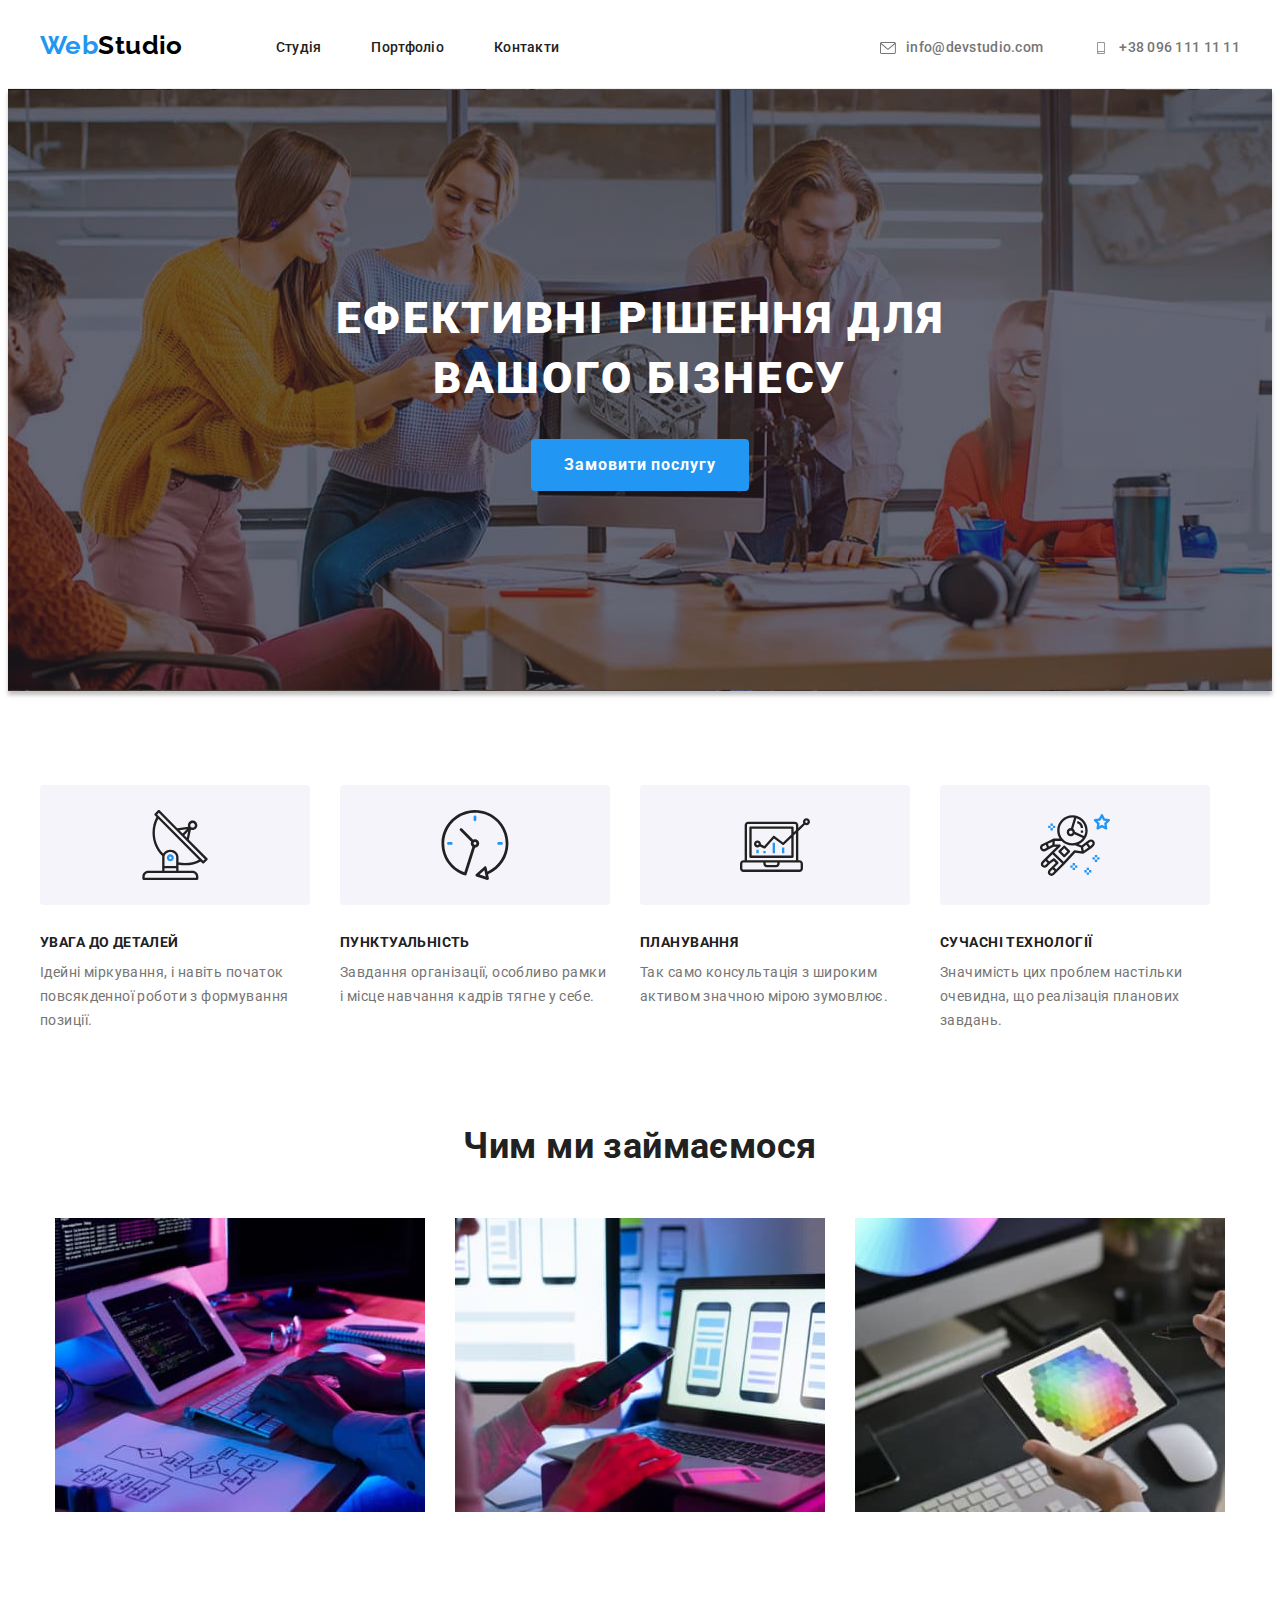
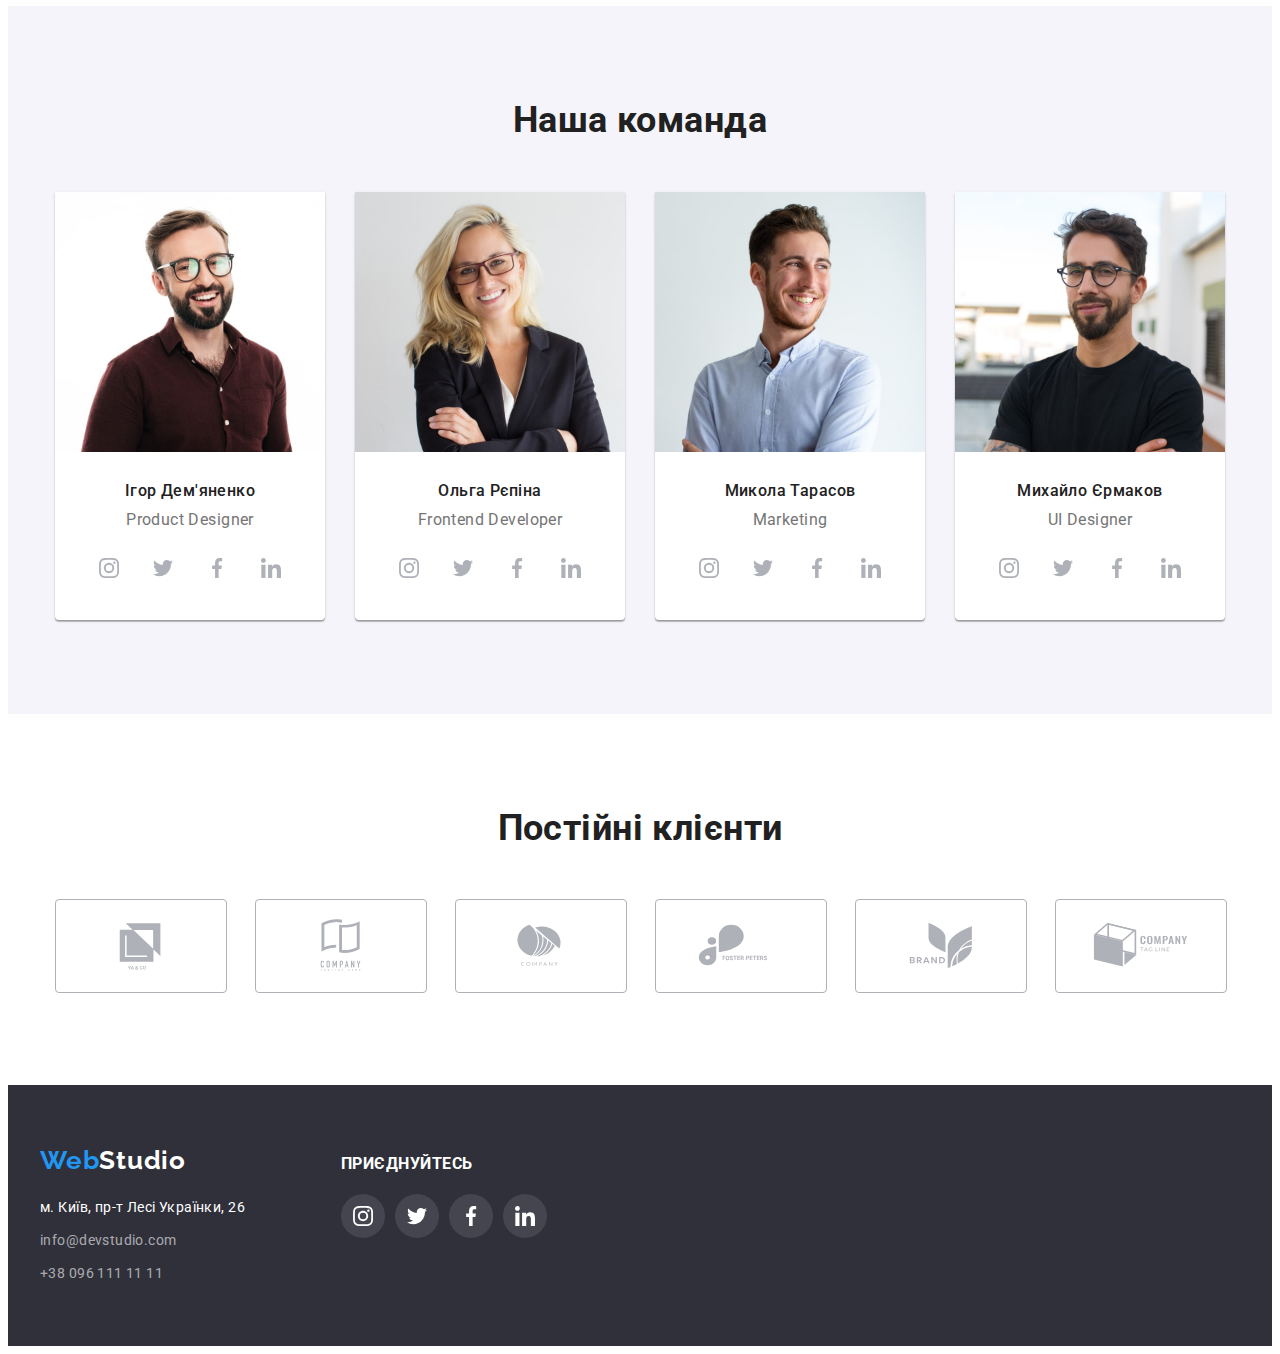
<file: index.html>
<!DOCTYPE html>
<html lang="uk">
  <head>
    <meta charset="UTF-8" />
    <meta http-equiv="X-UA-Compatible" content="IE=edge" />
    <meta name="viewport" content="width=device-width, initial-scale=1.0" />
    <title>WebStudio</title>
    <link
      rel="stylesheet"
      href="https://cdnjs.cloudflare.com/ajax/libs/modern-normalize/1.1.0/modern-normalize.min.css"
      integrity="sha512-wpPYUAdjBVSE4KJnH1VR1HeZfpl1ub8YT/NKx4PuQ5NmX2tKuGu6U/JRp5y+Y8XG2tV+wKQpNHVUX03MfMFn9Q=="
      crossorigin="anonymous"
      referrerpolicy="no-referrer"
    />
    <link href="css/styles.css" rel="stylesheet" />
    <link rel="preconnect" href="https://fonts.googleapis.com" />
    <link rel="preconnect" href="https://fonts.gstatic.com" crossorigin />
    <link
      href="https://fonts.googleapis.com/css2?family=Raleway:wght@700&family=Roboto:wght@400;500;700;900&display=swap"
      rel="stylesheet"
    />
  </head>

  <body>
    <header class="header">
      <div class="header-section container">
        <nav class="header-nav">
          <a href="./index.html" class="logo"
            ><span class="logo-web">Web</span>Studio</a
          >
          <ul class="header-list list">
            <li class="header-item">
              <a class="header-link link" href="./index.html">Студія</a>
            </li>
            <li class="header-item">
              <a class="header-link link" href="./portfolio.html">Портфоліо</a>
            </li>
            <li class="header-item">
              <a class="header-link link" href="">Контакти</a>
            </li>
          </ul>
        </nav>
        <ul class="header-contact-list list">
          <li class="header-contact-item">
            <a href="mailto:info@devstudio.com" class="mail-tel link">
              <svg class="header-contact-icon">
                <use href="./images/icons.svg#icon-envelope"></use></svg
              >info@devstudio.com</a
            >
          </li>
          <li class="header-contact-item">
            <a href="tel:+380961111111" class="mail-tel link"
              ><svg class="header-contact-icon">
                <use href="./images/icons.svg#icon-smartphone"></use></svg
              >+38 096 111 11 11</a
            >
          </li>
        </ul>
      </div>
    </header>

    <main>
      <section class="hero section">
        <div class="container">
          <h1 class="hero-title">Ефективні рішення для вашого бізнесу</h1>
          <button class="btn" type="button">Замовити послугу</button>
        </div>
      </section>

      <section class="advanteges-section section">
        <div class="advanteges container">
          <h2 class="visually-hidden">Наші переваги</h2>
          <ul class="advantages-list list">
            <li class="advantages-list-item">
              <div class="advanteges-icons">
                <svg class="advanteges-icon" style="width: 70px; height: 70px">
                  <use href="./images/icons.svg#icon-antenna"></use>
                </svg>
              </div>
              <h3 class="advantages-title">УВАГА ДО ДЕТАЛЕЙ</h3>
              <p class="advantages-text">
                Ідейні міркування, і навіть початок повсякденної роботи з
                формування позиції.
              </p>
            </li>
            <li class="advantages-list-item">
              <div class="advanteges-icons">
                <svg class="advanteges-icon" style="width: 70px; height: 70px">
                  <use href="./images/icons.svg#icon-clock"></use>
                </svg>
              </div>
              <h3 class="advantages-title">ПУНКТУАЛЬНІСТЬ</h3>
              <p class="advantages-text">
                Завдання організації, особливо рамки і місце навчання кадрів
                тягне у себе.
              </p>
            </li>
            <li class="advantages-list-item">
              <div class="advanteges-icons">
                <svg class="advanteges-icon" style="width: 70px; height: 70px">
                  <use href="./images/icons.svg#icon-desktop"></use>
                </svg>
              </div>
              <h3 class="advantages-title">ПЛАНУВАННЯ</h3>
              <p class="advantages-text">
                Так само консультація з широким активом значною мірою зумовлює.
              </p>
            </li>
            <li class="advantages-list-item">
              <div class="advanteges-icons">
                <svg class="advanteges-icon" style="width: 70px; height: 70px">
                  <use href="./images/icons.svg#icon-astronaut"></use>
                </svg>
              </div>
              <h3 class="advantages-title">СУЧАСНІ ТЕХНОЛОГІЇ</h3>
              <p class="advantages-text">
                Значимість цих проблем настільки очевидна, що реалізація
                планових завдань.
              </p>
            </li>
          </ul>
        </div>
      </section>

      <section class="section">
        <div class="container">
          <h2 class="section-title">Чим ми займаємося</h2>
          <ul class="busy-list list">
            <li>
              <img
                src="./images/box-1.jpg"
                width="370"
                alt="розробка застосунків"
              />
            </li>
            <li>
              <img
                src="./images/box-2.jpg"
                width="370"
                alt="розробка застосунків для смартфонів"
              />
            </li>
            <li><img src="./images/box-3.jpg" width="370" alt="дизайн" /></li>
          </ul>
        </div>
      </section>

      <section class="our-team section">
        <div class="container">
          <h2 class="title-our-team team-title">Наша команда</h2>
          <ul class="our-team-list list">
            <li class="team-list-item">
              <img
                src="./images/ygor.jpg"
                width="270"
                alt="photo Ігор Дем'яненко"
              />
              <div class="team-list-item-name-work">
                <h3 class="team-name">Ігор Дем'яненко</h3>
                <p class="team-position" lang="en">Product Designer</p>
                <ul class="list team-contacts">
                  <li class="team-item-logo">
                    <a
                      href="https://www.instagram.com/"
                      class="team-contact-link"
                    >
                      <svg class="team-icon">
                        <use href="./images/icons.svg#icon-instagram"></use>
                      </svg>
                    </a>
                  </li>
                  <li class="team-item-logo">
                    <a href="https://twitter.com/" class="team-contact-link">
                      <svg class="team-icon">
                        <use href="./images/icons.svg#icon-twitter"></use>
                      </svg>
                    </a>
                  </li>
                  <li class="team-item-logo">
                    <a
                      href="https://www.facebook.com/"
                      class="team-contact-link"
                    >
                      <svg class="team-icon">
                        <use href="./images/icons.svg#icon-facebook"></use>
                      </svg>
                    </a>
                  </li>
                  <li class="team-item-logo">
                    <a
                      href="https://www.linkedin.com/"
                      class="team-contact-link"
                    >
                      <svg class="team-icon">
                        <use href="./images/icons.svg#icon-linkedin"></use>
                      </svg>
                    </a>
                  </li>
                </ul>
              </div>
            </li>
            <li class="team-list-item">
              <img
                src="./images/olga.jpg"
                width="270"
                alt="photo Ольга Рєпіна"
              />
              <div class="team-list-item-name-work">
                <h3 class="team-name">Ольга Рєпіна</h3>
                <p class="team-position" lang="en">Frontend Developer</p>
                <ul class="list team-contacts">
                  <li class="team-item-logo">
                    <a
                      href="https://www.instagram.com/"
                      class="team-contact-link"
                    >
                      <svg class="team-icon">
                        <use href="./images/icons.svg#icon-instagram"></use>
                      </svg>
                    </a>
                  </li>
                  <li class="team-item-logo">
                    <a href="https://twitter.com/" class="team-contact-link">
                      <svg class="team-icon">
                        <use href="./images/icons.svg#icon-twitter"></use>
                      </svg>
                    </a>
                  </li>
                  <li class="team-item-logo">
                    <a
                      href="https://www.facebook.com/"
                      class="team-contact-link"
                    >
                      <svg class="team-icon">
                        <use href="./images/icons.svg#icon-facebook"></use>
                      </svg>
                    </a>
                  </li>
                  <li class="team-item-logo">
                    <a
                      href="https://www.linkedin.com/"
                      class="team-contact-link"
                    >
                      <svg class="team-icon">
                        <use href="./images/icons.svg#icon-linkedin"></use>
                      </svg>
                    </a>
                  </li>
                </ul>
              </div>
            </li>
            <li class="team-list-item">
              <img
                src="./images/mykola.jpg"
                width="270"
                alt="photo Микола Тарасов"
              />
              <div class="team-list-item-name-work">
                <h3 class="team-name">Микола Тарасов</h3>
                <p class="team-position" lang="en">Marketing</p>
                <ul class="list team-contacts">
                  <li class="team-item-logo">
                    <a
                      href="https://www.instagram.com/"
                      class="team-contact-link"
                    >
                      <svg class="team-icon">
                        <use href="./images/icons.svg#icon-instagram"></use>
                      </svg>
                    </a>
                  </li>
                  <li class="team-item-logo">
                    <a href="https://twitter.com/" class="team-contact-link">
                      <svg class="team-icon">
                        <use href="./images/icons.svg#icon-twitter"></use>
                      </svg>
                    </a>
                  </li>
                  <li class="team-item-logo">
                    <a
                      href="https://www.facebook.com/"
                      class="team-contact-link"
                    >
                      <svg class="team-icon">
                        <use href="./images/icons.svg#icon-facebook"></use>
                      </svg>
                    </a>
                  </li>
                  <li class="team-item-logo">
                    <a
                      href="https://www.linkedin.com/"
                      class="team-contact-link"
                    >
                      <svg class="team-icon">
                        <use href="./images/icons.svg#icon-linkedin"></use>
                      </svg>
                    </a>
                  </li>
                </ul>
              </div>
            </li>
            <li class="team-list-item">
              <img
                src="./images/myhaylo.jpg"
                width="270"
                alt="photo Михайло Єрмаков"
              />
              <div class="team-list-item-name-work">
                <h3 class="team-name">Михайло Єрмаков</h3>
                <p class="team-position" lang="en">UI Designer</p>
                <ul class="list team-contacts">
                  <li class="team-item-logo">
                    <a
                      href="https://www.instagram.com/"
                      class="team-contact-link"
                    >
                      <svg class="team-icon">
                        <use href="./images/icons.svg#icon-instagram"></use>
                      </svg>
                    </a>
                  </li>
                  <li class="team-item-logo">
                    <a href="https://twitter.com/" class="team-contact-link">
                      <svg class="team-icon">
                        <use href="./images/icons.svg#icon-twitter"></use>
                      </svg>
                    </a>
                  </li>
                  <li class="team-item-logo">
                    <a
                      href="https://www.facebook.com/"
                      class="team-contact-link"
                    >
                      <svg class="team-icon">
                        <use href="./images/icons.svg#icon-facebook"></use>
                      </svg>
                    </a>
                  </li>
                  <li class="team-item-logo">
                    <a
                      href="https://www.linkedin.com/"
                      class="team-contact-link"
                    >
                      <svg class="team-icon">
                        <use href="./images/icons.svg#icon-linkedin"></use>
                      </svg>
                    </a>
                  </li>
                </ul>
              </div>
            </li>
          </ul>
        </div>
      </section>
      <section class="section">
        <div class="container">
          <h2 class="section-title">Постійні клієнти</h2>
          <ul class="list client-list">
            <li class="client-item">
              <a href="#" class="client-link">
                <svg class="client-logo">
                  <use href="./images/icons.svg#icon-client-1"></use>
                </svg>
              </a>
            </li>
            <li class="client-item">
              <a href="#" class="client-link">
                <svg class="client-logo">
                  <use href="./images/icons.svg#icon-client-2"></use>
                </svg>
              </a>
            </li>
            <li class="client-item">
              <a href="#" class="client-link">
                <svg class="client-logo">
                  <use href="./images/icons.svg#icon-client-3"></use>
                </svg>
              </a>
            </li>
            <li class="client-item">
              <a href="#" class="client-link">
                <svg class="client-logo">
                  <use href="./images/icons.svg#icon-client-4"></use>
                </svg>
              </a>
            </li>
            <li class="client-item">
              <a href="#" class="client-link">
                <svg class="client-logo">
                  <use href="./images/icons.svg#icon-client-5"></use>
                </svg>
              </a>
            </li>
            <li class="client-item">
              <a href="#" class="client-link">
                <svg class="client-logo">
                  <use href="./images/icons.svg#icon-client-6"></use>
                </svg>
              </a>
            </li>
          </ul>
        </div>
      </section>
    </main>

    <footer class="style-footer">
      <div class="container footer-container">
        <div class="footer-flex">
          <div class="footer-contact-flex">
            <a class="logo-footer" href="./index.html"
              ><span class="logo-web">Web</span>Studio</a
            >
            <address class="footer-adress-contacts">
              <ul class="footer-contact-list list">
                <li class="footer-contact-item">
                  <a
                    class="addres-footer"
                    href="https://goo.gl/maps/UtjV7vfehUhtQX6XA"
                    target="_blank"
                    rel="noopener noreferrer nofollow"
                    >м. Київ, пр-т Лесі Українки, 26</a
                  >
                </li>
                <li class="footer-contact-item">
                  <a
                    class="mail-tel-footer link"
                    href="mailto:info@devstudio.com"
                    >info@devstudio.com</a
                  >
                </li>
                <li class="footer-contact-item">
                  <a class="mail-tel-footer link" href="tel:+380961111111"
                    >+38 096 111 11 11</a
                  >
                </li>
              </ul>
            </address>
          </div>
        </div>
        <div class="join-wrapper">
          <h3 class="join-tittle">приєднуйтесь</h3>
          <ul class="list footer-social-list">
            <li class="footer-social-container">
              <a class="footer-social-icon" href="">
                <svg class="footer-icon">
                  <use href="./images/icons.svg#icon-instagram"></use></svg
              ></a>
            </li>
            <li class="footer-social-container">
              <a
                class="footer-social-icon"
                href="https://twitter.com/"
                target="_blank"
              >
                <svg class="footer-icon">
                  <use href="./images/icons.svg#icon-twitter"></use></svg
              ></a>
            </li>
            <li class="footer-social-container">
              <a class="footer-social-icon" href="">
                <svg class="footer-icon">
                  <use href="./images/icons.svg#icon-facebook"></use></svg
              ></a>
            </li>
            <li class="footer-social-container">
              <a class="footer-social-icon" href="">
                <svg class="footer-icon">
                  <use href="./images/icons.svg#icon-linkedin"></use></svg
              ></a>
            </li>
          </ul>
        </div>
      </div>
    </footer>
  </body>
</html>
</file>
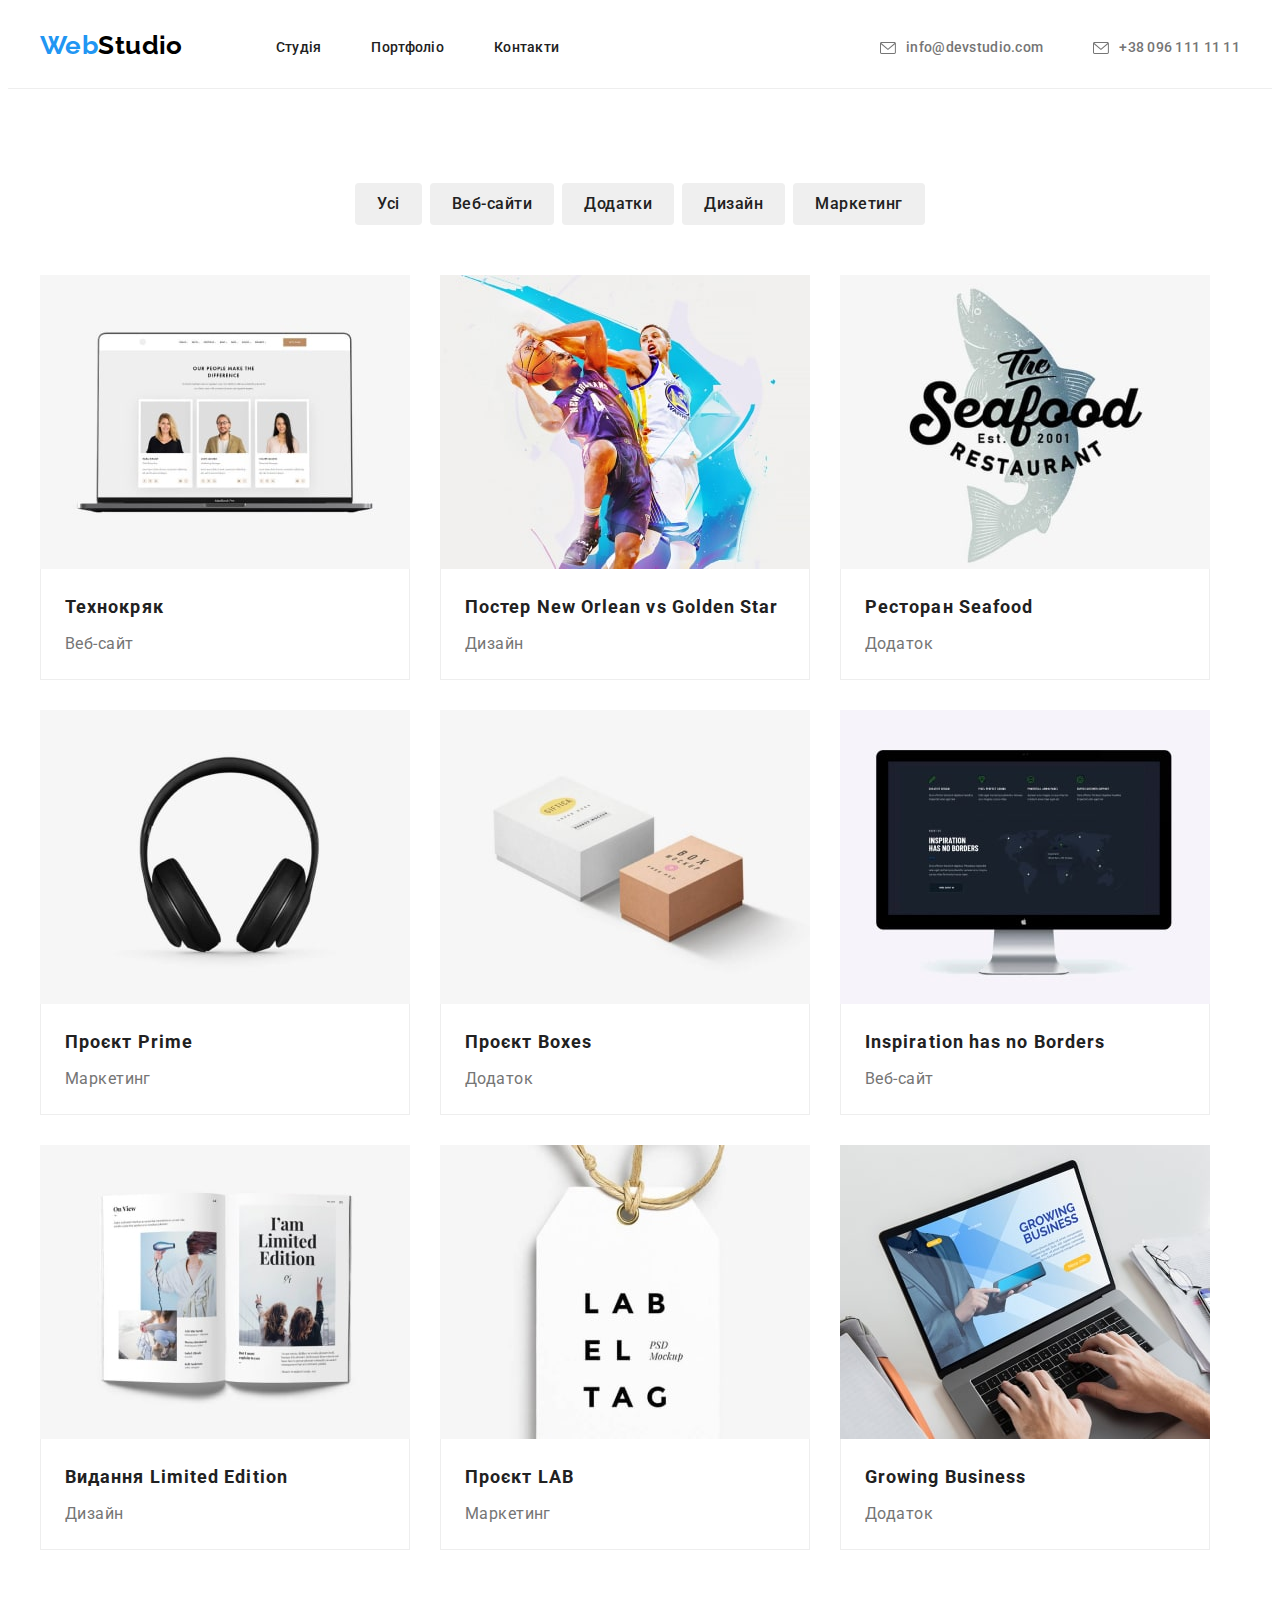
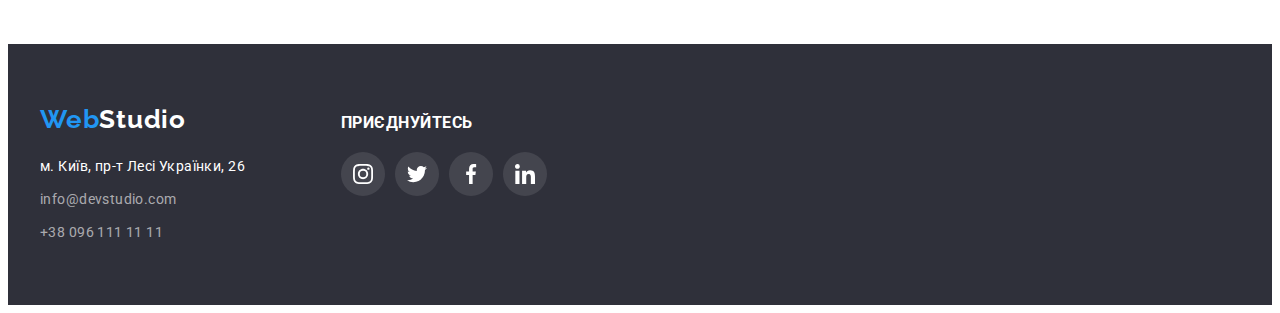
<file: portfolio.html>
<!DOCTYPE html>
<html lang="en">
  <head>
    <meta charset="UTF-8" />
    <meta http-equiv="X-UA-Compatible" content="IE=edge" />
    <meta name="viewport" content="width=device-width, initial-scale=1.0" />
    <title>WebStudio</title>
    <link
      rel="stylesheet"
      href="https://cdnjs.cloudflare.com/ajax/libs/modern-normalize/1.1.0/modern-normalize.min.css"
      integrity="sha512-wpPYUAdjBVSE4KJnH1VR1HeZfpl1ub8YT/NKx4PuQ5NmX2tKuGu6U/JRp5y+Y8XG2tV+wKQpNHVUX03MfMFn9Q=="
      crossorigin="anonymous"
      referrerpolicy="no-referrer"
    />
    <link href="css/styles.css" rel="stylesheet" />
    <link rel="preconnect" href="https://fonts.googleapis.com" />
    <link rel="preconnect" href="https://fonts.gstatic.com" crossorigin />
    <link
      href="https://fonts.googleapis.com/css2?family=Raleway:wght@700&family=Roboto:wght@400;500;700;900&display=swap"
      rel="stylesheet"
    />
  </head>

  <body>
    <header class="header">
      <div class="header-section container">
        <nav class="header-nav">
          <a href="./index.html" class="logo"
            ><span class="logo-web">Web</span>Studio</a
          >
          <ul class="header-list list">
            <li class="header-item">
              <a class="header-link link" href="./index.html">Студія</a>
            </li>
            <li class="header-item">
              <a class="header-link link" href="./portfolio.html">Портфоліо</a>
            </li>
            <li class="header-item">
              <a class="header-link link" href="">Контакти</a>
            </li>
          </ul>
        </nav>
        <ul class="header-contact-list list">
          <li class="header-contact-item">
            <a href="mailto:info@devstudio.com" class="mail-tel link">
              <svg class="header-contact-icon">
                <use href="./images/icons.svg#icon-envelope"></use></svg
              >info@devstudio.com</a
            >
          </li>
          <li class="header-contact-item">
            <a href="tel:+380961111111" class="mail-tel link"
              ><svg class="header-contact-icon">
                <use href="./images/icons.svg#icon-envelope"></use></svg
              >+38 096 111 11 11</a
            >
          </li>
        </ul>
      </div>
    </header>

    <main>
      <section class="section">
        <div class="container">
          <h1 class="visually-hidden">Наші роботи</h1>
          <ul class="list btn-list">
            <li><button class="btn-style" type="button">Усі</button></li>
            <li><button class="btn-style" type="button">Веб-сайти</button></li>
            <li><button class="btn-style" type="button">Додатки</button></li>
            <li><button class="btn-style" type="button">Дизайн</button></li>
            <li><button class="btn-style" type="button">Маркетинг</button></li>
          </ul>

          <ul class="list picters-list">
            <li class="item-of-job">
              <img
                class="img-of-job"
                src="./images/tehno.jpg"
                width="370"
                alt="photo tehno"
              />
              <div class="under-pict-border">
                <h2 class="project-title">Технокряк</h2>
                <p class="project-text">Веб-сайт</p>
              </div>
            </li>
            <li class="item-of-job">
              <img
                class="img-of-job"
                src="./images/poster.jpg"
                width="370"
                alt="photo poster"
              />
              <div class="under-pict-border">
                <h2 class="project-title">Постер New Orlean vs Golden Star</h2>
                <p class="project-text">Дизайн</p>
              </div>
            </li>
            <li class="item-of-job">
              <img
                class="img-of-job"
                src="./images/restaurant.jpg"
                width="370"
                alt="photo restaurant"
              />
              <div class="under-pict-border">
                <h2 class="project-title">Ресторан Seafood</h2>
                <p class="project-text">Додаток</p>
              </div>
            </li>
            <li class="item-of-job">
              <img
                class="img-of-job"
                src="./images/project-prime.jpg"
                width="370"
                alt="photo prime"
              />
              <div class="under-pict-border">
                <h2 class="project-title">Проєкт Prime</h2>
                <p class="project-text">Маркетинг</p>
              </div>
            </li>
            <li class="item-of-job">
              <img
                src="./images/project-boxes.jpg"
                width="370"
                alt="photo project boxes"
              />
              <div class="under-pict-border">
                <h2 class="project-title">Проєкт Boxes</h2>
                <p class="project-text">Додаток</p>
              </div>
            </li>
            <li class="item-of-job">
              <img
                src="./images/inspiration-has-no-borders.jpg"
                width="370"
                alt="photo inspiration has no borders"
              />
              <div class="under-pict-border">
                <h2 class="project-title">Inspiration has no Borders</h2>
                <p class="project-text">Веб-сайт</p>
              </div>
            </li>
            <li class="item-of-job">
              <img
                class="img-of-job"
                src="./images/limited-edition.jpg"
                width="370"
                alt="photo limited edition"
              />
              <div class="under-pict-border">
                <h2 class="project-title">Видання Limited Edition</h2>
                <p class="project-text">Дизайн</p>
              </div>
            </li>
            <li class="item-of-job">
              <img
                class="img-of-job"
                src="./images/lab.jpg"
                width="370"
                alt="photo lab"
              />
              <div class="under-pict-border">
                <h2 class="project-title">Проєкт LAB</h2>
                <p class="project-text">Маркетинг</p>
              </div>
            </li>
            <li class="item-of-job">
              <img
                class="img-of-job"
                src="./images/growing-business.jpg"
                width="370"
                alt="photo growing business"
              />
              <div class="under-pict-border">
                <h2 class="project-title">Growing Business</h2>
                <p class="project-text">Додаток</p>
              </div>
            </li>
          </ul>
        </div>
      </section>
    </main>

    <footer class="style-footer">
      <div class="container footer-container">
        <div class="footer-flex">
          <div class="footer-contact-flex">
            <a class="logo-footer" href="./index.html"
              ><span class="logo-web">Web</span>Studio</a
            >
            <address class="footer-adress-contacts">
              <ul class="footer-contact-list list">
                <li class="footer-contact-item">
                  <a
                    class="addres-footer"
                    href="https://goo.gl/maps/UtjV7vfehUhtQX6XA"
                    target="_blank"
                    rel="noopener noreferrer nofollow"
                    >м. Київ, пр-т Лесі Українки, 26</a
                  >
                </li>
                <li class="footer-contact-item">
                  <a
                    class="mail-tel-footer link"
                    href="mailto:info@devstudio.com"
                    >info@devstudio.com</a
                  >
                </li>
                <li class="footer-contact-item">
                  <a class="mail-tel-footer link" href="tel:+380961111111"
                    >+38 096 111 11 11</a
                  >
                </li>
              </ul>
            </address>
          </div>
        </div>
        <div class="join-wrapper">
          <h3 class="join-tittle">приєднуйтесь</h3>
          <ul class="list footer-social-list">
            <li class="footer-social-container">
              <a class="footer-social-icon" href="">
                <svg class="footer-icon">
                  <use href="./images/icons.svg#icon-instagram"></use></svg
              ></a>
            </li>
            <li class="footer-social-container">
              <a
                class="footer-social-icon"
                href="https://twitter.com/"
                target="_blank"
              >
                <svg class="footer-icon">
                  <use href="./images/icons.svg#icon-twitter"></use></svg
              ></a>
            </li>
            <li class="footer-social-container">
              <a class="footer-social-icon" href="">
                <svg class="footer-icon">
                  <use href="./images/icons.svg#icon-facebook"></use></svg
              ></a>
            </li>
            <li class="footer-social-container">
              <a class="footer-social-icon" href="">
                <svg class="footer-icon">
                  <use href="./images/icons.svg#icon-linkedin"></use></svg
              ></a>
            </li>
          </ul>
        </div>
      </div>
    </footer>
  </body>
</html>
</file>
<file: css/styles.css>
:root {
  --accent-color: #2196f3;
  --first-color: #212121;
  --white-color: #ffffff;
  --black-color: #000000;
  --gray-color: #757575;
  --bkgr-color: #2f303a;
  --border-color: #eeeeee;
  --margin-standart: 30px;
  --gap-picters: 30px;
  --background-color: #f5f4fa;
  --icon-color: #afb1b8;
}

/* base */

body {
  font-family: "Roboto", sans-serif;
  color: var(--gray-color);
  font-size: 14px;
  background-color: var(--white-color);
  letter-spacing: 0.03em;
}

.section {
  padding: 94px 0;
}

button {
  cursor: pointer;
}

img {
  display: block;
  max-width: 100%;
  height: auto;
}

.list {
  list-style-type: none;
}

.link {
  text-decoration: none;
}

.logo-web,
.link:hover,
.link:focus {
  color: var(--accent-color);
}

/* reset */

p,
h1,
h2,
h3,
h4,
h5,
h6 {
  margin: 0px;
}

ul,
ol {
  margin: 0px;
  padding-left: 0px;
}

/* components  */

.container {
  width: 1200px;
  padding: 0px 15px;
  margin: 0 auto;
}

/* utils */

.visually-hidden {
  position: absolute;
  width: 1px;
  height: 1px;
  margin: -1px;
  border: 0;
  padding: 0;

  white-space: nowrap;
  clip-path: inset(100%);
  clip: rect(0 0 0 0);
  overflow: hidden;
}

/* logo */

.logo {
  font-family: "Raleway";
  font-weight: 700;
  font-size: 26px;
  line-height: 1.19;
  color: var(--black-color);
  text-decoration: none;
  padding: 24px 0;

  /*геометрия лого*/
  display: block;
  margin-right: 93px;
  padding-top: 19px;
  padding-bottom: 25px;
}

/* header navigation */
.header-link {
  font-weight: 500;
  line-height: 1.14;
  letter-spacing: 0.02em;
  color: var(--first-color);

  padding-top: 27px;
  padding-bottom: 32px;
}

.header {
  border-bottom: 1px solid var(--border-color);
}

.header-section {
  display: flex;
  align-items: center;
}

.header-nav {
  /*  for geometric */
  display: flex;
  align-items: center;
}

.header-list {
  display: flex;
  /* align-items: center; */
}

.header-item:not(:last-child) {
  margin-right: 50px;
}

.header-contact-list {
  display: flex;
  /* align-items: center; */
  margin-left: auto;
}

.header-contact-item:not(:last-child) {
  /* margin-left: auto;  */
  margin-right: 50px;
}

.mail-tel {
  font-weight: 500;
  line-height: 1.14;
  letter-spacing: 0.02em;
  color: var(--gray-color);

  margin-left: auto;
  padding-top: 32px;
  padding-bottom: 32px;
  display: flex;
  align-items: center;
}

.header-contact-icon {
  fill: currentColor;
  width: 16px;
  height: 12px;
  margin-right: 10px;
}

/*HERO*/
.hero {
  padding: 200px 0;
  background-image: linear-gradient(
      to right,
      rgba(47, 48, 58, 0.4),
      rgba(47, 48, 58, 0.4)
    ),
    url(../images/img-background.jpg);
  max-width: 1600px;
  margin: 0 auto;
  background-position: center;
  background-color: #c4c4c4;
  box-shadow: 0px 4px 4px rgba(0, 0, 0, 0.25);
}

.hero-title {
  font-weight: 900;
  font-size: 44px;
  line-height: 1.36;
  text-align: center;
  letter-spacing: 0.06em;
  text-transform: uppercase;
  color: var(--white-color);

  margin-bottom: 30px;
  margin-left: auto;
  margin-right: auto;
  max-width: 696px;
}

.btn {
  background-color: var(--accent-color);
  color: var(--white-color);
  font-family: "Roboto";
  font-weight: 700;
  font-size: 16px;
  line-height: 1.88;
  align-items: center;
  text-align: center;
  letter-spacing: 0.06em;
  margin: 0 auto;

  display: flex;
  min-width: 200px;
  border-radius: 4px;
  border: 1px solid transparent;
  padding: 10px 32px;
}

.btn:hover,
.btn:focus {
  background: var(--gray-color);
}

/*-----------------Our advantages---------------------*/
.advanteges-section {
  padding-bottom: 0;
}

.advantages-list {
  display: flex;
  /* padding-top: 94px; */
}

.advantages-list-item:not(:last-child) {
  margin-right: var(--margin-standart);
  max-width: 270px;
}

.advanteges-icons {
  display: flex;
  justify-content: center;
  align-items: center;
  margin-bottom: 30px;
  width: 270px;
  height: 120px;
  border-radius: 4px;
  background-color: var(--background-color);
  gap: 30px;
  /* width: 70px;
  height: 70px; */
}

.advantages-title {
  font-size: 14px;
  line-height: 1.14;
  text-transform: uppercase;
  color: var(--first-color);
  margin-bottom: 10px;
}

.advantages-text {
  line-height: 1.71;
  color: inherit;
}

/*-----------------What do we do?---------------------*/

.section-title {
  font-size: 36px;
  line-height: 1.16;
  text-align: center;
  color: var(--first-color);
  margin-bottom: 50px;
}

.title-our-team {
  font-size: 36px;
  line-height: 1.16;
  text-align: center;
  color: var(--first-color);
  margin-bottom: 50px;
}

.busy-list {
  display: flex;
  flex-wrap: wrap;
  column-gap: var(--gap-picters);
  justify-content: center;
}

.our-team {
  background-color: var(--background-color);
}

.our-team-list {
  display: flex;
  justify-content: center;
}

.team-name {
  font-weight: 500;
  font-size: 16px;
  line-height: 1.18;
  text-align: center;
  color: var(--first-color);
}

.team-list-item:not(:last-child) {
  margin-right: var(--margin-standart);
}

.team-list-item {
  box-shadow: 0px 1px 3px rgb(0 0 0 / 12%), 0px 1px 1px rgb(0 0 0 / 14%),
    0px 2px 1px rgb(0 0 0 / 20%);
  border-radius: 0px 0px 4px 4px;
  background-color: var(--white-color);
}

.team-list-item-name-work {
  padding: 30px 0;
}

.team-position {
  font-size: 16px;
  line-height: 1.18;
  text-align: center;
  margin-top: 10px;
  margin-bottom: 16px;
}

.team-contacts {
  gap: 10px;
  justify-content: center;
  display: flex;
}

.team-item-logo {
  width: 44px;
  height: 44px;
}

.team-contact-link {
  justify-content: center;
  display: flex;
  align-items: center;
  width: 100%;
  height: 100%;
  border-radius: 50%;
  color: var(--icon-color);
  /* color: var(--icon-color);
  background-color: var(--white-color); */
}

.team-contact-link:hover,
.team-contact-link:focus {
  color: var(--white-color);
  background-color: var(--accent-color);
}

.team-icon {
  fill: currentColor;
  width: 20px;
  height: 20px;
}

.client-list {
  display: flex;
  justify-content: center;
  gap: 30px;
}

.client-link {
  width: 100%;
  height: 100%;
  display: flex;
  justify-content: center;
  align-items: center;
  color: var(--icon-color);
  border: 1px solid var(--icon-color);
  border-radius: 4px;
}

.client-link:hover,
.client-link:focus {
  border-color: var(--accent-color);
  color: var(--accent-color);
}

.client-item {
  width: 170px;
  height: 92px;
}

.client-logo {
  fill: currentColor;
  width: 106px;
  height: 60px;
}

.style-footer {
  background: var(--bkgr-color);
  padding: 60px 0;
}

.footer-container {
  display: flex;
  align-items: baseline;
}

.footer-flex {
  /* display: flex; */
  min-width: 231px;
}

.footer-contact-flex {
}

.footer-adress-contacts {
  margin-top: 20px;
}

.footer-contact-item:not(:last-child) {
  margin-bottom: 9px;
}

.logo-footer {
  font-family: "Raleway";
  font-style: normal;
  font-weight: 700;
  font-size: 26px;
  line-height: 1.19;
  letter-spacing: 0.03em;
  color: var(--white-color);
  text-decoration: none;
}

.addres-footer {
  font-style: normal;
  line-height: 1.71;
  color: var(--white-color);
  text-decoration: none;
}

.mail-tel-footer {
  font-style: normal;
  line-height: 1.71;
  color: rgba(255, 255, 255, 0.6);
}

.join-wrapper {
  margin-left: 70px;
}

.join-tittle {
  letter-spacing: 0.03em;
  line-height: 1.14;
  margin-bottom: 20px;
  color: var(--white-color);
  text-transform: uppercase;
}

.footer-social-list {
  display: flex;
  gap: 10px;
}

.footer-social-container {
  width: 44px;
  height: 44px;
}

.footer-social-icon {
  width: 100%;
  height: 100%;
  display: flex;
  align-items: center;
  justify-content: center;
  border-radius: 50%;
  background-color: rgba(255, 255, 255, 0.1);
}

.footer-social-icon:hover,
.footer-social-icon:focus {
  background-color: var(--accent-color);
}

.footer-icon {
  width: 20px;
  height: 20px;
  fill: var(--white-color);
}

/*---------------------portfolio----------------*/
.btn-style {
  border-radius: 4px;
  border: none;
  font-family: "Roboto";
  font-style: normal;
  font-weight: 500;
  font-size: 16px;
  line-height: 1.85;
  text-align: center;
  letter-spacing: 0.03em;
  color: var(--first-color);
  padding: 6px 22px;
}

.btn-style:hover,
.btn-style:focus {
  color: #ffffff;
  background: #2196f3;
  box-shadow: 0px 3px 1px rgba(0, 0, 0, 0.1), 0px 1px 2px rgba(0, 0, 0, 0.08),
    0px 2px 2px rgba(0, 0, 0, 0.12);
  border-radius: 4px;
}

.btn-list {
  gap: 8px;
  display: flex;
  justify-content: center;
  margin-bottom: 50px;
}

.picters-list {
  display: flex;
  flex-wrap: wrap;
  flex-basis: calc((100% - 60px) / 3);
  gap: 30px;
}

.under-pict-border {
  padding: 20px 24px;
  border-bottom: 1px solid var(--border-color);
  border-left: 1px solid var(--border-color);
  border-right: 1px solid var(--border-color);
}

.item-of-job {
  display: inline-block;
}

.item-of-job:hover,
.item-of-job:focus {
  box-shadow: 0px 1px 1px rgba(0, 0, 0, 0.12), 0px 4px 4px rgba(0, 0, 0, 0.06),
    1px 4px 6px rgba(0, 0, 0, 0.16);
}

.project-title {
  font-size: 18px;
  line-height: 2;
  letter-spacing: 0.06em;
  color: var(--first-color);
  margin-bottom: 4px;
}

.project-text {
  font-size: 16px;
  line-height: 1.88;
}
/* eof */
</file>
